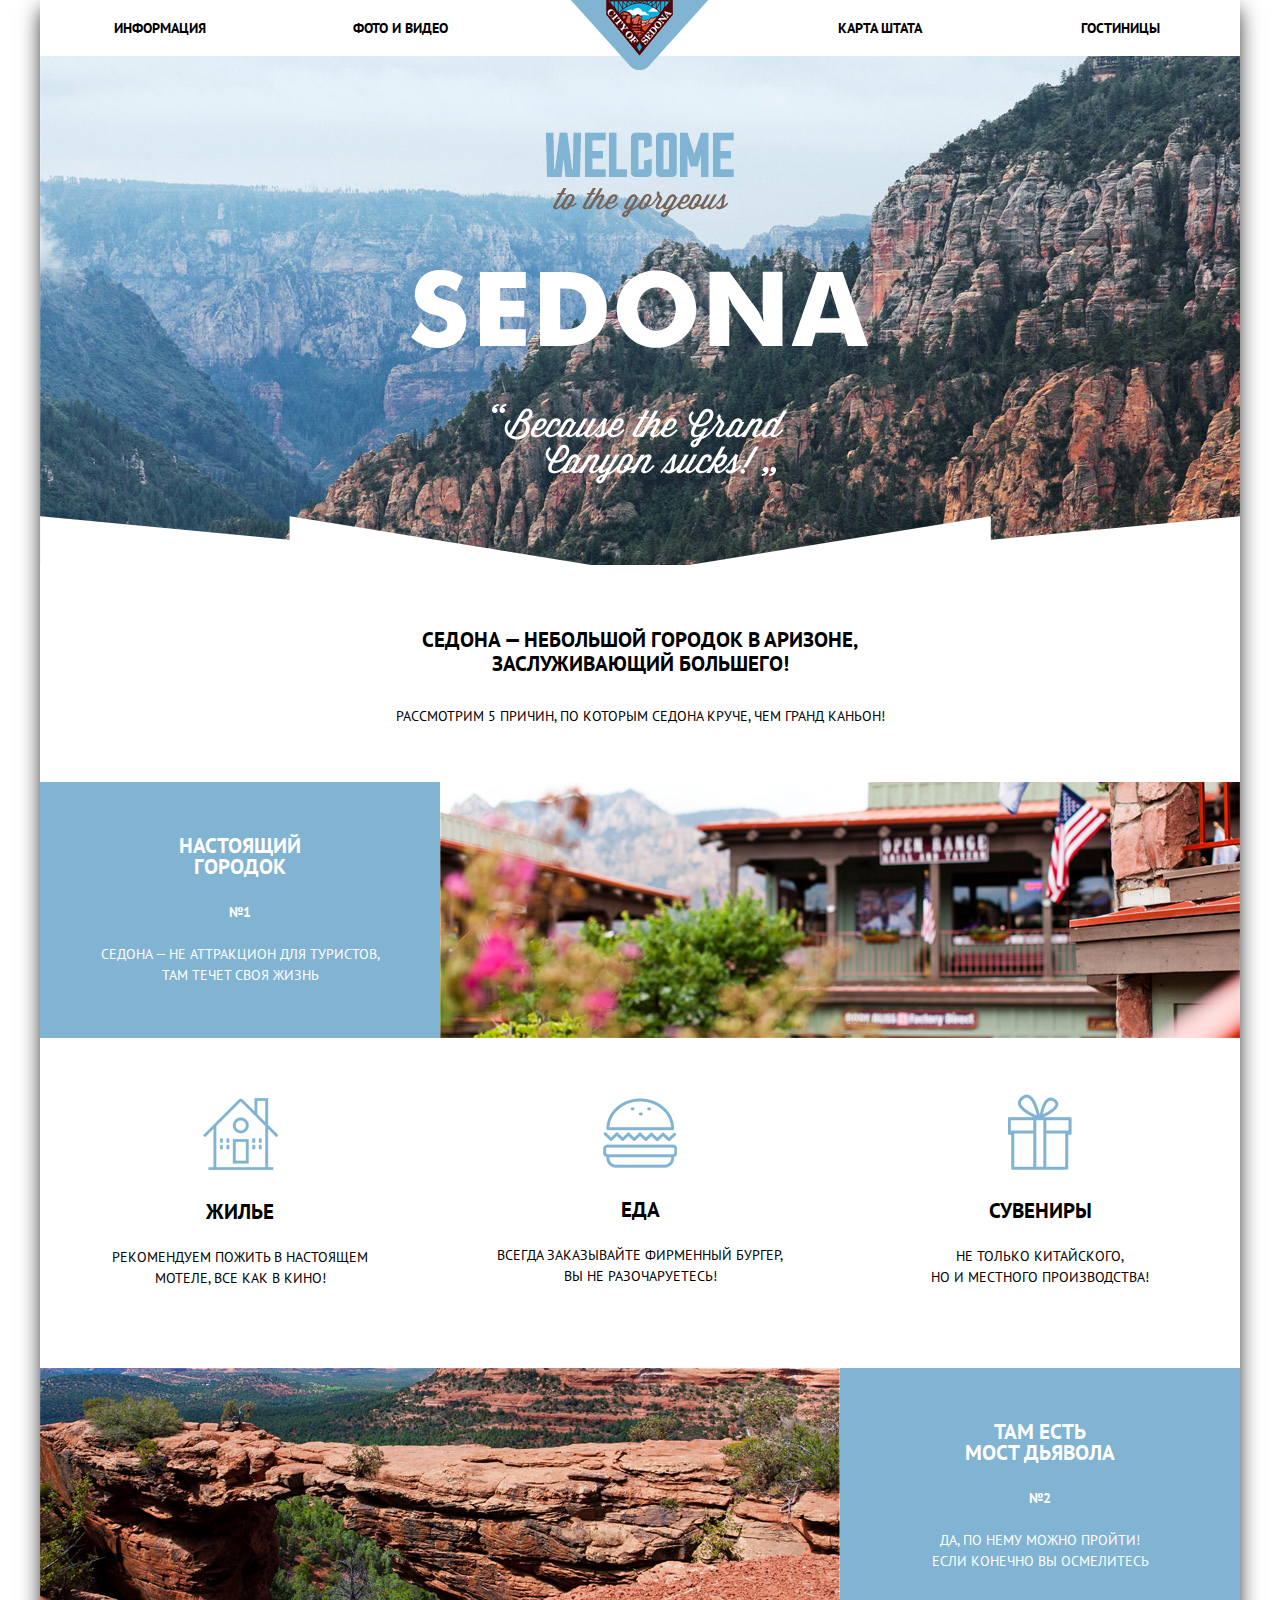
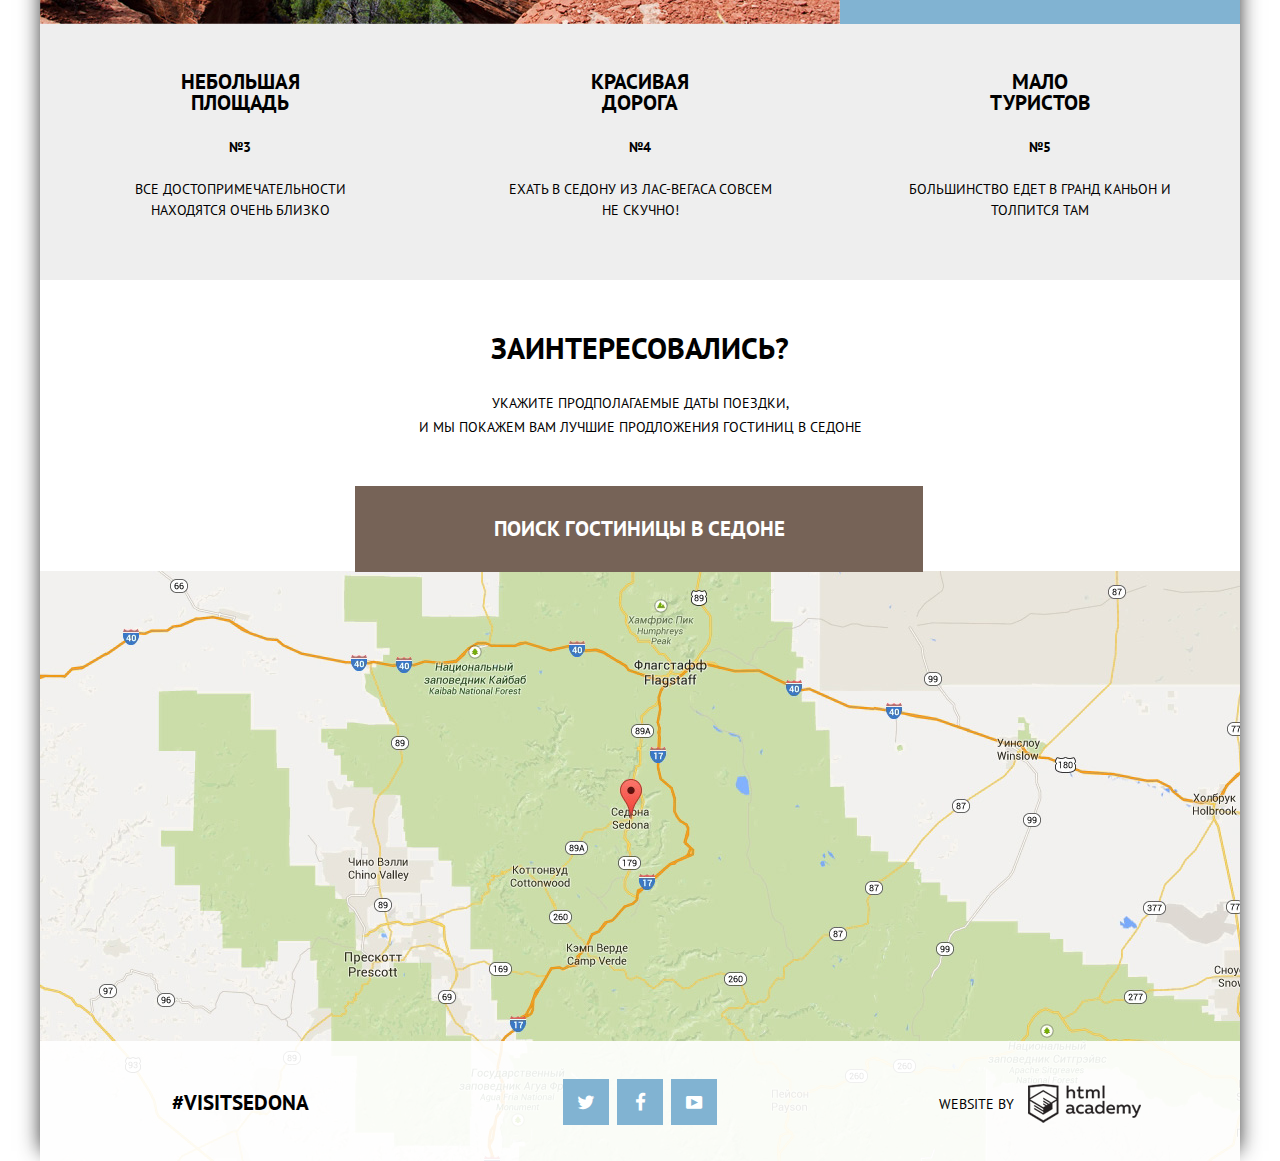
<file: index.html>
<!DOCTYPE html>
<html lang="ru">
    <head>
        <meta charset="utf-8">
        <title>HTML Academy: Седона</title>
        <link rel="stylesheet" href="css/normalize.min.css">
        <link href="https://fonts.googleapis.com/css?family=PT+Sans:400,700&subset=cyrillic,latin" rel="stylesheet" type="text/css">
        <link rel="stylesheet" href="css/style.min.css">
    </head>
    <body>
        <div class="container">

            <header class="main-header">
                <nav class="main-navigation">
                    <ul class="menu clearfix">
                        <li class="menu-item">
                            <a href="#">Информация</a>
                        </li>
                        <li class="menu-item">
                            <a href="#">Фото и видео</a>
                        </li>
                        <li class="menu-item">
                            <a href="#">Карта штата</a>
                        </li>
                        <li class="menu-item">
                            <a href="catalog.html">Гостиницы</a>
                        </li>
                    </ul>
                </nav>
                <div class="header-logo">
                    <a href="#"><img class="product-img" src="img/logo-top.png" width="138" height="70" alt="City of Sedona"></a>
                </div> 
            </header>

            <main>
                <div class="welcome-to-sedona">
                    <div class="welcome-to-sedona-caption">
                        <img src="img/Welcomesedona.png" width="458" height="352" alt="Welcome to the gargeous">
                    </div>
                </div>

                <div class="welcome-to-sedona-title">
                    <h2>Седона — небольшой городок в Аризоне,<br>заслуживающий большего!</h2>
                    <h3>Рассмотрим 5 причин, по которым Седона круче, чем Гранд Каньон!</h3>
                </div>


    
                <div class="benefits-row1 clearfix">
                    <section class="benefits-blue">
                        <h2>Настоящий<br> городок</h2>
                        <span class="benefits-number">№1</span>
                        <h3>Седона — не аттракцион для туристов,<br> там течет своя жизнь</h3>
                    </section>
                    <div class="benefits-picture">
                        <img src="img/picture-row1.jpg" width="800" height="256" alt="House">
                    </div>
                </div>
                <div class="benefits-row2 clearfix">
                    <section class="benefits-white sprite-icon-house">
                        <h2>Жилье</h2>
                        <h3>Рекомендуем пожить в настоящем<br> мотеле, все как в кино!</h3>
                    </section>
                    <section class="benefits-white sprite-icon-food">
                        <h2>Еда</h2>
                        <h3>Всегда заказывайте фирменный бургер,<br> вы не разочаруетесь!</h3>
                    </section>
                    <section class=" benefits-white sprite-souvenirs">
                        <h2>Сувениры</h2>
                        <h3>Не только китайского,<br> но и местного производства!</h3>
                    </section>
                </div>   
                <div class="benefits-row3 clearfix">
                    <div class="benefits-picture">
                        <img src="img/picture-row3.jpg" width="800" height="256" alt="bridge">
                    </div>
                    <section class="benefits-blue">
                        <h2>Там есть<br>мост дьявола</h2>
                        <span class="benefits-number">№2</span>
                        <h3>Да, по нему можно пройти!<br> Если конечно вы осмелитесь</h3>
                    </section>
                </div>
                <div class="benefits-row4 clearfix">
                    <section class="benefits-gray">
                        <h2>Небольшая<br>площадь</h2>
                        <span class="benefits-number">№3</span>
                        <h3>Все достопримечательности<br> находятся очень близко</h3>
                    </section>
                    <section class="benefits-gray">
                        <h2>Красивая<br>дорога</h2>
                        <span class="benefits-number">№4</span>
                        <h3>Ехать в Седону из Лас-Вегаса совсем<br> не скучно!</h3>
                    </section>
                    <section class="benefits-gray">
                        <h2>Мало<br>туристов</h2>
                        <span class="benefits-number">№5</span>
                        <h3>Большинство едет в Гранд Каньон и<br> толпится там</h3>
                    </section>
                </div>
            

                <div class="post-benefits">
                    <h1>Заинтересовались?</h1>
                    <h3>Укажите продполагаемые даты поездки,<br>
                        и мы покажем вам лучшие продложения гостиниц в седоне</h3>
                </div>
                <div class="map">
                    <div class="search-hotels">
                        <a id="search-hotels-button" href="search.html" class="search-hotels-title">Поиск гостиницы в Седоне</a>
                        
                        <form action="#" method="get" class="search-hotels-form">
                            <div class="form-check-in">   
                                <label for="check-in-edit">Дата заезда:</label>
                                <input id="check-in-edit" class="check-date" type="text" name="check-in">
                                <span class="icon-calendar"></span>
                            </div>

                            <div class="form-check-out">
                                <label for="check-out-edit">Дата выезда:</label>
                                <input id="check-out-edit" class="check-date" type="text" name="check-out">
                                <span class="icon-calendar"></span>
                            </div>

                            <div class="search-hotels-updown">
                                <label for="adults-edit">Взрослые:</label>
                                <div class="search-hotels-updown-edit">
                                    <button id="down-adults-btn"><span class="icon-minus"></span></button>
                                    <input id="adults-edit" type="text" size="3" name="adults" value="2">
                                    <button id="up-adults-btn"><span class="icon-plus"></span></button>
                                </div>
                            </div>

                            <div class="search-hotels-updown search-hotels-updown-children ">
                                <label for="children-edit">Дети:</label>
                                <div class="search-hotels-updown-edit">
                                    <button id="down-children-btn"><span class="icon-minus"></span></button>
                                    <input id="children-edit" type="text" size="3" name="children" value="0">
                                    <button id="up-children-btn"><span class="icon-plus"></span></button>
                                </div>
                            </div>
                            <input class="btn" type="submit" name="search" value="Найти">  
                        </form>
                    </div>  
                </div> 
            </main> 

            <footer class="main-footer clearfix main-footer-index">
                <section class="footer-visitsedona">
                    <span>#VISITSEDONA</span>
                </section>
                <section class="footer-social">
                    <a class="social-btn" href="#"><span class="icon-twitter"></span></a>
                    <a class="social-btn" href="#"><span class="icon-facebook"></span></a>
                    <a class="social-btn" href="#"><span class="icon-youtube"></span></a>
                </section>
                <section class="footer-copyright">
                    <span>Website by</span>
                    <a class="btn" href="https://htmlacademy.ru">
                    </a> 
                </section>
            </footer>
        </div>
        <script type="text/javascript" src="js/script.min.js"></script>
    </body>
</html>
</file>
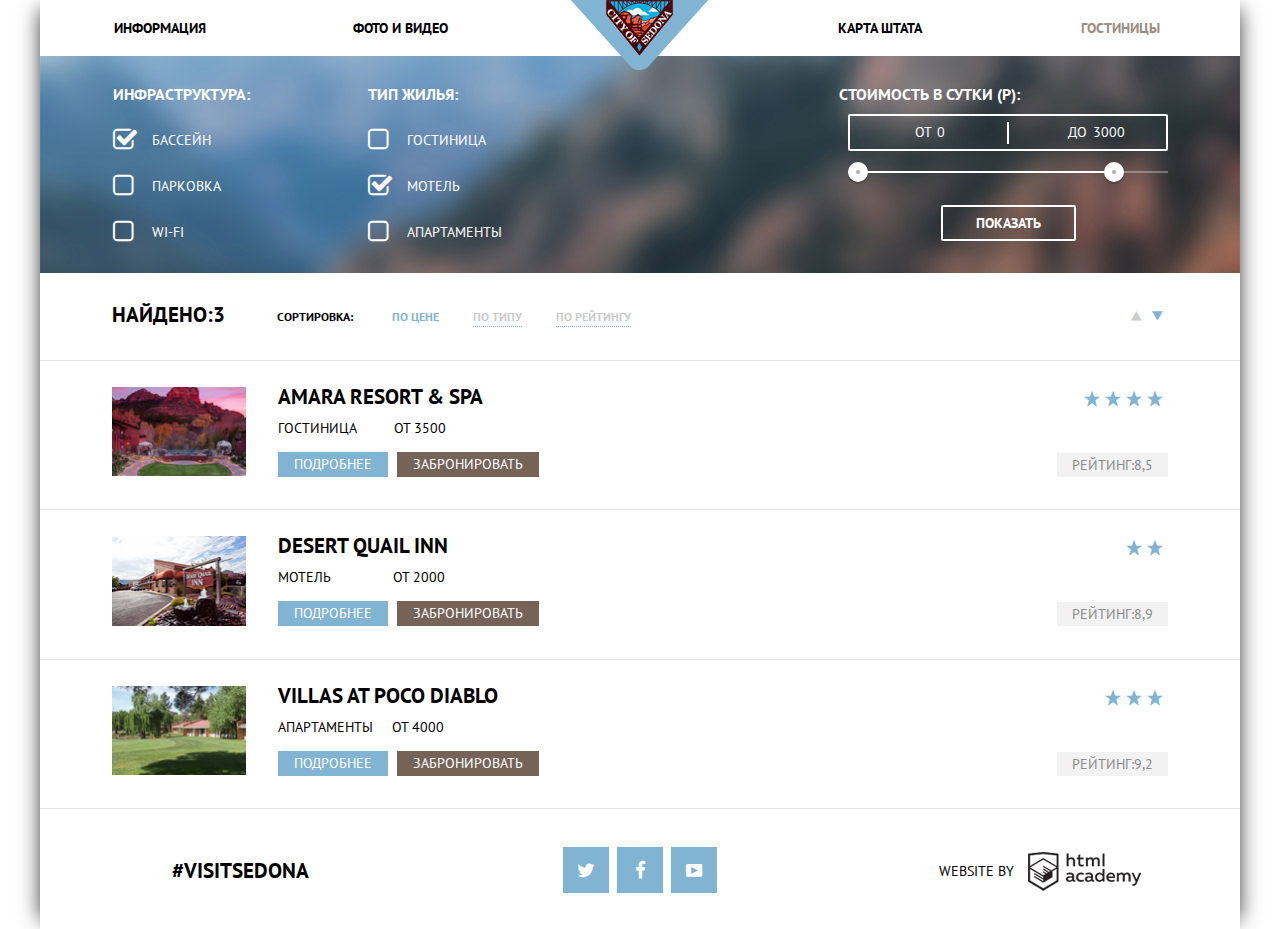
<file: catalog.html>
<!DOCTYPE html>
<html lang="ru">
    <head>
        <meta charset="utf-8">
        <title>HTML Academy: Седона</title>
        <link rel="stylesheet" href="css/normalize.min.css">
        <link href="https://fonts.googleapis.com/css?family=PT+Sans:400,700&subset=cyrillic,latin" rel="stylesheet" type="text/css">
        <link rel="stylesheet" href="css/style.min.css">
    </head>
    <body>
        <div class="container">
            <header class="main-header">
                <nav class="main-navigation">
                    <ul class="menu clearfix">
                        <li class="menu-item">
                            <a href="#">Информация</a>
                        </li>
                        <li class="menu-item">
                            <a href="#">Фото и видео</a>
                        </li>
                        <li class="menu-item">
                            <a href="#">Карта штата</a>
                        </li>
                        <li class="menu-item menu-item-active">
                            <a href="#">Гостиницы</a>
                        </li>
                    </ul>
                </nav>
                <div class="header-logo">
                    <a href="index.html"><img class="product-img" src="img/logo-top.png" width="138" height="70" alt="City of Sedona"></a>
                </div> 
            </header>

            <main>
                <div class="filters clearfix">
                    <form action="/" method="get">
                        <div class="filter-infrastructure">
                            <h2>Инфраструктура:</h2>

                            <div class="form-control">
                                <input id="pool" type="checkbox" name="infrastructure" checked>
                                <label for="pool">Бассейн</label>
                            </div>
                            <div class="form-control">
                                <input id="parking" type="checkbox" name="infrastructure">
                                <label for="parking">Парковка</label>
                            </div>
                            <div class="form-control">
                                <input id="wi-fi" type="checkbox" name="infrastructure">
                                <label for="wi-fi">Wi-Fi</label>
                            </div>
                        </div>

                        <div class="filter-property-type">
                            <h2>Тип жилья:</h2>
                            <div class="form-control">
                                <input id="hotel" type="checkbox" name="property">
                                <label for="hotel">Гостиница</label>
                            </div>
                            <div class="form-control">
                                <input id="motel" type="checkbox" name="property" checked>
                                <label for="motel">Мотель</label>
                            </div>
                            <div class="form-control">
                                <input id="apartments" type="checkbox" name="property">
                                <label for="apartments">Апартаменты</label>
                            </div>
                        </div>

                        <div class="filter-range">
                            <div class="filter-range-title">Стоимость в сутки (р):</div>
                            <div class="price-controls">
                                <label class="min-price">от <input type="text" name="min-price" value="0"></label>
                                <label class="max-price">до <input type="text" name="max-price" value="3000"></label>
                             </div>
                            <div class="range-controls">
                                <div class="scale">
                                <div class="bar"></div>
                                </div>
                                <div class="range-toggle range-toggle-min"></div>
                                <div class="range-toggle range-toggle-max"></div>
                            </div>
                            <input class="btn-transparent" type="submit" value="Показать">
                        </div>
                    </form>
                </div>
               

                <div class="sorting clearfix">
                    <h2>Найдено:3</h2>
                    <div class="sorting-type">
                        <h4>Сортировка:</h4>
                        <ul>
                            <li class="sorting-type-active"><a href="#">По цене</a></li>
                            <li><a href="#">По типу</a></li>
                            <li><a href="#">По рейтингу</a></li>
                        </ul>
                    </div>
                    <div class="sort-asc-dsc">
                        <a href="#"><span class="icon-up-dir"></span></a>
                        <a href="#"><span class="icon-down-dir sort-asc-dsc-active"></span></a>
                    </div>
                </div>

                <div class="search-result clearfix">
                    <div class="search-result-item">
                        <div class="search-result-img">
                            <img src="img/hotel1.jpg" width="135" height="90" alt="hotel">
                        </div>
                        <div class="description">
                            <a href="#"><h2>Amara resort &#38; SPA</h2></a>
                            <span class="description-span-item1">Гостиница</span>
                            <span>от 3500</span>
                            <div class="discription-button">
                                <a href="#" class="blue">Подробнее</a>
                                <a href="#" class="brown">Забронировать</a>
                            </div>
                        </div>
                        <div class="rating">
                            <div class="rating-star">
                                <span class="icon-star"></span>
                                <span class="icon-star"></span>
                                <span class="icon-star"></span>
                                <span class="icon-star"></span>
                            </div>
                            <span class="rating-score">Рейтинг:8,5</span>
                        </div>
                    </div>
                    <div class="search-result-item">
                        <div class="search-result-img">
                            <img src="img/hotel2.jpg" width="135" height="90" alt="hotel">
                        </div>
                        <div class="description">
                            <a href="#"><h2>Desert Quail Inn</h2></a>
                            <span class="description-span-item2">Мотель</span>
                            <span>от 2000</span>
                            <div class="discription-button">
                                <a href="#" class="blue">Подробнее</a>
                                <a href="#" class="brown">Забронировать</a>
                            </div>
                        </div>
                        <div class="rating">
                            <div class="rating-star">
                                <span class="icon-star"></span>
                                <span class="icon-star"></span>
                            </div>
                            <span class="rating-score">Рейтинг:8,9</span>
                        </div>
                    </div>
                    <div class="search-result-item">
                        <div class="search-result-img">
                            <img src="img/hotel3.jpg" width="135" height="90" alt="hotel">
                        </div>
                        <div class="description">
                            <a href="#"><h2>Villas at Poco Diablo</h2></a>
                            <span class="description-span-item3">Апартаменты</span>
                            <span>от 4000</span>
                            <div class="discription-button">
                                <a href="#" class="blue">Подробнее</a>
                                <a href="#" class="brown">Забронировать</a>
                            </div>
                        </div>
                        <div class="rating">
                            <div class="rating-star">
                                <span class="icon-star"></span>
                                <span class="icon-star"></span>
                                <span class="icon-star"></span>
                            </div>
                            <span class="rating-score">Рейтинг:9,2</span>
                        </div>
                    </div>
                </div> 
            </main>


            <footer class="main-footer clearfix">
                <section class="footer-visitsedona">
                    <span>#VISITSEDONA</span>
                </section>
                <section class="footer-social">
                    <a class="social-btn" href="#"><span class="icon-twitter"></span></a>
                    <a class="social-btn" href="#"><span class="icon-facebook"></span></a>
                    <a class="social-btn" href="#"><span class="icon-youtube"></span></a>
                </section>
                <section class="footer-copyright">
                    <span>Website by</span>
                    <a class="btn" href="https://htmlacademy.ru">
                    </a> 
                </section>
            </footer>
        </div>
  </body>
</html>
</file>
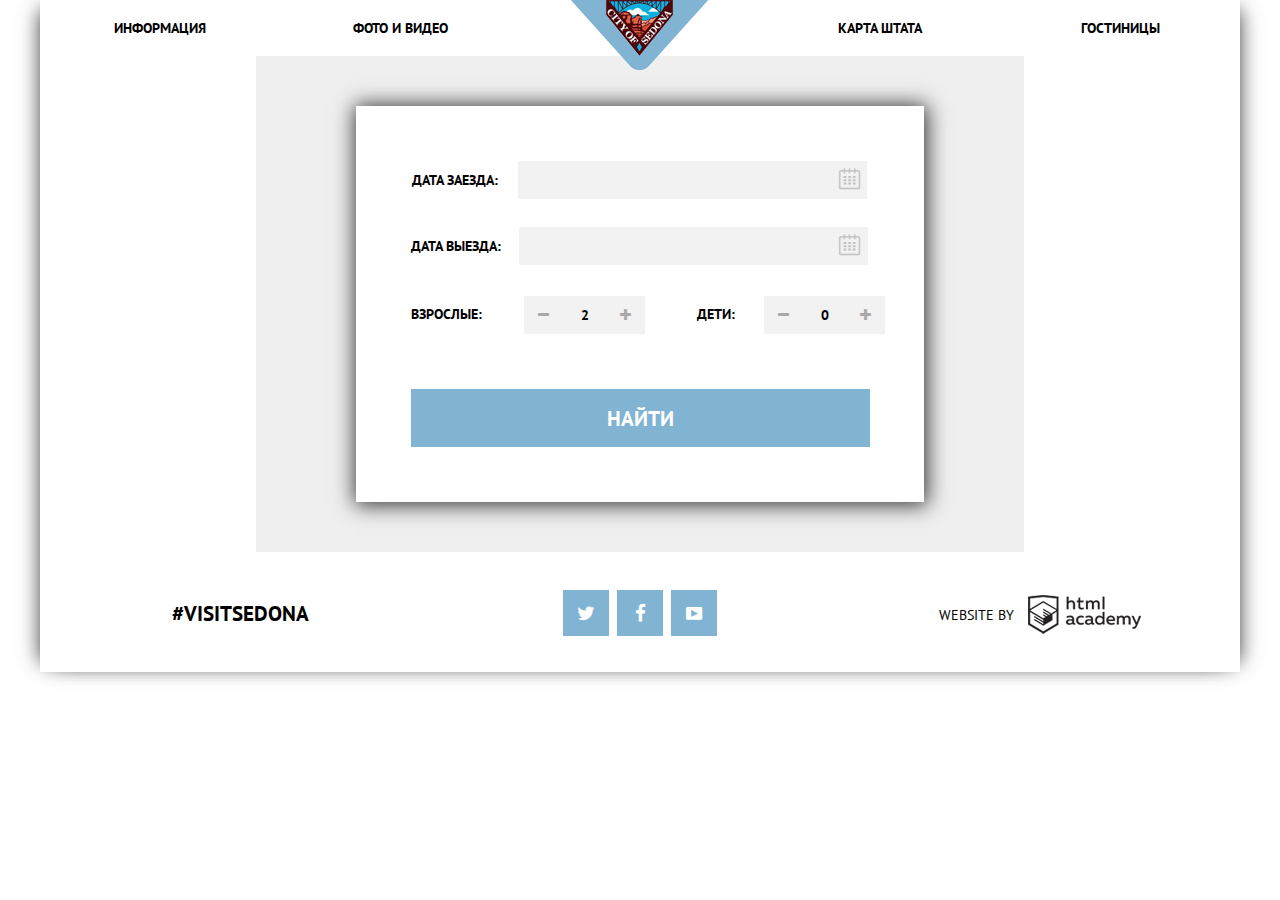
<file: search.html>
<!DOCTYPE html>
<html lang="ru">
    <head>
        <meta charset="utf-8">
        <title>HTML Academy: Седона</title>
        <link rel="stylesheet" href="css/normalize.min.css">
        <link href="https://fonts.googleapis.com/css?family=PT+Sans:400,700&subset=cyrillic,latin" rel="stylesheet" type="text/css">
        <link rel="stylesheet" href="css/style.min.css">
    </head>
    <body>
        <div class="container">

            <header class="main-header">
                <nav class="main-navigation">
                    <ul class="menu clearfix">
                        <li class="menu-item">
                            <a href="#">Информация</a>
                        </li>
                        <li class="menu-item">
                            <a href="#">Фото и видео</a>
                        </li>
                        <li class="menu-item">
                            <a href="#">Карта штата</a>
                        </li>
                        <li class="menu-item">
                            <a href="catalog.html">Гостиницы</a>
                        </li>
                    </ul>
                </nav>
                <div class="header-logo">
                    <a href="#"><img class="product-img" src="img/logo-top.png" width="138" height="70" alt="City of Sedona"></a>
                </div> 
            </header>

            <main>
                <div class="search-hotels-view">
                    
                    <form action="#" method="get" class="search-hotels-form">
                        <div class="form-check-in">   
                            <label for="check-in-edit">Дата заезда:</label>
                            <input id="check-in-edit" class="check-date" type="text" name="check-in">
                            <span class="icon-calendar"></span>
                        </div>

                        <div class="form-check-out">
                            <label for="check-out-edit">Дата выезда:</label>
                            <input id="check-out-edit" class="check-date" type="text" name="check-out">
                            <span class="icon-calendar"></span>
                        </div>

                        <div class="search-hotels-updown">
                            <label for="adults-edit">Взрослые:</label>
                            <div class="search-hotels-updown-edit">
                                <button id="down-adults-btn"><span class="icon-minus"></span></button>
                                <input id="adults-edit" type="text" size="3" name="adults" value="2">
                                <button id="up-adults-btn"><span class="icon-plus"></span></button>
                            </div>
                        </div>

                        <div class="search-hotels-updown search-hotels-updown-children ">
                            <label for="children-edit">Дети:</label>
                            <div class="search-hotels-updown-edit">
                                <button id="down-children-btn"><span class="icon-minus"></span></button>
                                <input id="children-edit" type="text" size="3" name="children" value="0">
                                <button id="up-children-btn"><span class="icon-plus"></span></button>
                            </div>
                        </div>
                        <input class="btn" type="submit" name="search" value="Найти">  
                    </form>
                </div>
            </main>

            <footer class="main-footer clearfix">
                <section class="footer-visitsedona">
                    <span>#VISITSEDONA</span>
                </section>
                <section class="footer-social">
                    <a class="social-btn" href="#"><span class="icon-twitter"></span></a>
                    <a class="social-btn" href="#"><span class="icon-facebook"></span></a>
                    <a class="social-btn" href="#"><span class="icon-youtube"></span></a>
                </section>
                <section class="footer-copyright">
                    <span>Website by</span>
                    <a class="btn" href="https://htmlacademy.ru">
                    </a> 
                </section>
            </footer>
        </div>
    </body>
</html>
</file>
<file: css/style.min.css>
h2,h3{line-height:21px}body{font-style:normal;font-size:14px;line-height:24px;font-family:"PT Sans",Arial,Helvetica,sans-serif;color:#000;font-weight:700;text-transform:uppercase;margin-top:0;background-color:#fff}@font-face{font-weight:400;font-style:normal;font-family:symbols-sedona;src:url(../fonts/symbols-sedona.woff) format("woff"),url(../fonts/symbols-sedona.woff2) format("woff2")}[class*=" icon-"]::before,[class^=icon-]::before{display:inline-block;width:1em;margin-right:.2em;margin-left:.2em;font-weight:400;line-height:1em;font-family:symbols-sedona;text-align:center;text-transform:none;text-decoration:inherit;font-style:normal;font-variant:normal;speak:none}.btn-transparent,.check-date,.discription-button a,.filter-range,.search-hotels-form .btn,.search-hotels-title{text-transform:uppercase}.description a,.menu-item a,.search-hotels-title,.social-btn,.sorting-type a{text-decoration:none}.icon-facebook::before{content:"\66"}.icon-twitter::before{content:"\74"}.icon-up-dir::before{content:"\25b2"}.icon-down-dir::before{content:"\25bc"}.icon-star::before{content:"\2605"}.icon-check-off::before{content:"\2610"}.icon-check-on::before{content:"\2611"}.icon-calendar::before{content:"\e800"}.icon-plus::before{content:"\e801"}.icon-minus::before{content:"\e802"}.icon-youtube::before{content:"\f39e"}.benefits-white::before,.clearfix::after,.welcome-to-sedona::after{content:""}h1{font-size:30px}h2{font-size:21px}h3{font-weight:400;font-size:14px}.post-benefits h3,.welcome-to-sedona-title h2{line-height:24px}.clearfix::after{display:table;clear:both}.container{width:1200px;position:relative;padding:0;margin:0 auto;box-shadow:-9px 0 20px -10px #333,9px 0 20px -10px #333}.main-header{background-color:#FFF;color:#000;height:56px;margin-bottom:0;position:relative}.main-navigation .menu{list-style:none;margin:0;padding:0}.menu-item{float:left;width:20%;text-align:center}.menu-item:nth-child(2){margin-right:20%}.menu-item a{padding:16px 0;color:#000;display:block}.menu-item a:hover{color:#81b3d2}.menu-item a:active{color:#b2b2b2}.menu-item-active a{color:#9b8d84}.menu-item-active a:hover{color:#604e43}.menu-item-active a:active{color:#d6d0cc}.header-logo{position:absolute;width:138px;top:0;left:50%;margin-left:-69px}.welcome-to-sedona{height:508px;background-color:#E4F1F9;background-image:url(../img/background.jpg);background-repeat:no-repeat;padding-top:1px}.welcome-to-sedona::after{width:100%;height:57px;display:block;background-image:url(../img/Shape.png)}.welcome-to-sedona-caption{display:block;width:458px;margin:75px auto 25px}.welcome-to-sedona-title{padding-top:46px;text-align:center}.welcome-to-sedona-title h3{margin-top:30px;margin-bottom:55px}.benefits-blue{background-color:#81b3d2;color:#fff;width:400px;height:256px;float:left;text-align:center;vertical-align:middle}.benefits-blue h2{margin-top:53px;margin-bottom:23px}.benefits-blue h3{margin-top:20px}.benefits-picture{width:800px;height:256px;float:left}.benefits-white{width:400px;height:330px;float:left;text-align:center}.benefits-white::before{width:76px;height:76px;display:block;background-image:url(../img/spritesheet.png);background-repeat:no-repeat;margin:60px auto 31px}.sprite-icon-food::before{width:74px;height:70px;background-position:-5px -152px}.sprite-icon-house::before{width:75px;height:72px;background-position:-5px -232px}.sprite-souvenirs::before{margin-top:56px;margin-bottom:30px;width:64px;height:76px;background-position:-5px -314px}.benefits-white h2{margin-bottom:25px}.benefits-gray{width:400px;height:256px;float:left;text-align:center;background-color:#eee}.search-hotels,.search-hotels-view{width:568px;margin-left:auto;margin-right:auto}.benefits-gray h2{margin-top:47px;margin-bottom:22px}.benefits-gray h3{margin-top:20px}.post-benefits{height:235px;text-align:center}.post-benefits h1{margin-top:56px;margin-bottom:31px}.search-hotels{position:absolute;top:-85px;left:315px;height:481px}.form-check-in,.form-check-out,.map{position:relative}.search-hotels-view{padding:50px 100px;background-color:#efefef}.search-hotels-view .search-hotels-form{display:block}.search-hotels-title{display:block;padding:30px 0;font-size:21px;color:#fff;text-align:center;width:100%;outline:0;border:0;background-color:#766357;line-height:26px}.search-hotels-form{width:100%;height:396px;display:none;background:#fff;box-shadow:1px 1px 20px 2px #333}.search-hotels .show{display:block}.map{background-color:#F2F1EF;background-image:url(../img/map.jpg);height:590px}.search-hotels-form .btn{font-size:21px;color:#fff;text-align:center;width:459px;height:58px;background-color:#81b3d2;margin-top:55px;margin-left:55px;border:0;outline:0}.search-hotels-form .btn:hover{background-color:#669ec0}.search-hotels-form .btn:active{color:rgba(255,255,255,.3);background-color:#5496bd}.form-check-in{padding-top:55px;margin-left:56px}.form-check-out{margin-top:28px;margin-left:55px}.check-date{width:296px;height:32px;background-color:#f2f2f2;border:2px solid #f2f2f2;margin-left:16px;padding-left:14px;padding-right:35px}#check-out-edit{margin-left:14px}.check-date:hover{background-color:#ebebeb}.check-date:focus{background-color:#fff;border:2px solid #e5e5e5;outline:0}.search-hotels-updown{display:inline-block;vertical-align:middle;margin-top:31px;margin-left:55px}.search-hotels-updown-edit{display:inline-block;vertical-align:middle;padding:6px 4px;background-color:#f2f2f2;margin-left:38px}.search-hotels-updown-children{margin-left:48px}.search-hotels-updown-children .search-hotels-updown-edit{margin-left:25px}.search-hotels-updown-edit button,.search-hotels-updown-edit input{border:none;background-color:#f2f2f2;text-align:center}.form-check-in .icon-calendar,.form-check-out .icon-calendar{font-size:21px;color:#c2c2c2;position:absolute;line-height:36px;right:60px;cursor:pointer}.icon-calendar:hover,.icon-minus:hover,.icon-plus:hover{color:#000}.icon-calendar:active,.icon-minus:active,.icon-plus:active{color:#81b3d2}.search-hotels-updown-edit button{cursor:pointer;outline:0}.search-hotels-updown-edit span{font-size:14px;color:#a9a9a9}.main-footer-index{background-color:rgba(255,255,255,.9);position:absolute;bottom:0}.main-footer{width:1200px;padding:33px 0;height:54px}.footer-social,.footer-visitsedona{width:400px;float:left;text-align:center}.footer-visitsedona{display:block;margin-top:17px;font-size:21px}.footer-social{margin-top:5px}.social-btn{display:inline-block;width:46px;height:46px;margin:0 2px;font-size:0;vertical-align:top;background:#81b3d2;color:#fff;text-align:center;outline:0}.social-btn:hover{background-color:#669ec0}.social-btn:active{color:rgba(255,255,255,.3);background-color:#5496bd}.social-btn span{font-size:19px;line-height:46px}.footer-copyright{float:left;width:400px;min-height:50px;text-align:center;margin-top:10px}.footer-copyright span{vertical-align:middle;margin-right:10px;font-weight:400}.footer-copyright a.btn{width:113px;height:39px;vertical-align:middle;background:url(../img/spritesheet.png) -5px -5px no-repeat;display:inline-block}.footer-copyright a.btn:hover{background-position:-5px -54px}.footer-copyright a.btn:active{background-position:-5px -103px}.filters{background-color:#809EC0;background-image:url(../img/filter-background1.jpg);background-repeat:no-repeat;color:#fff;min-height:217px}.filters h2{font-size:16px;margin-top:28px}.form-control input[type=checkbox]{display:none}.form-control input[type=checkbox]+label{display:block;margin:25px 0;line-height:21px;padding-left:39px;position:relative;cursor:pointer;font-weight:400}.form-control input[type=checkbox]+label::before{content:"\2610";font-family:symbols-sedona;font-size:26px;position:absolute;top:0;left:0}.form-control input[type=checkbox]:checked+label::before{content:"\2611"}.filter-infrastructure{width:240px;margin-left:73px;float:left;margin-right:15px}.filter-property-type{width:275px;float:left;margin-right:197px}.filter-range{width:320px;margin-right:72px;margin-top:28px;float:right;color:#fff}.filter-range-title{margin-bottom:9px;margin-left:-9px;font-weight:600;font-size:16px;line-height:21px}.price-controls{position:relative;height:33px;margin-bottom:20px;font-size:0;border:2px solid #fff;border-radius:2px}.price-controls::after{content:"";position:absolute;top:50%;left:50%;width:2px;height:22px;background:#fff;transform:translate(-50%,-50%)}.price-controls label{display:inline-block;font-weight:400;font-size:14px;line-height:30px;vertical-align:top;cursor:pointer}.price-controls .max-price,.price-controls .min-price{width:88px;padding-left:65px}.price-controls input{width:50px;margin:0;color:inherit;font:inherit;background:0 0;border:none;outline:0}.range-controls{position:relative;margin-bottom:32px}.range-controls .scale{height:2px;background:rgba(255,255,255,.3)}.range-controls .bar{width:80%;height:2px;background:#fff}.range-toggle{position:absolute;top:-9px;width:4px;height:4px;background:#ababab;border:8px solid #fff;border-radius:50%;box-shadow:0 2px 1px 0 rgba(0,1,1,.2);cursor:pointer}.range-toggle:hover{background:#1c4f80}.range-toggle-min{left:0}.range-toggle-max{left:80%}.btn-transparent{display:block;margin:0 auto;padding:6px 33px;font-size:14px;line-height:20px;color:#fff;background:0 0;border:2px solid #fff;border-radius:2px;outline:0;cursor:pointer}.btn-transparent:hover{color:#000;background:#fff}.sorting{width:1062px;padding:31px 66px 31px 72px;vertical-align:middle;border-bottom:1px solid #e5e5e5}.sorting h2{margin:0 45px 0 0;width:120px;float:left}.sorting-type{width:680px;float:left}.sorting-type h4{font-size:12px;display:inline;margin-right:35px}.sorting-type ul{display:inline;margin:0;padding:0;list-style:none}.sorting-type li{display:inline-block;vertical-align:baseline;font-size:12px;line-height:18px;text-align:center}.sorting-type a{display:block;margin-right:30px;color:#cbcbcb;border-bottom:1px dotted #81b3d2}.sorting-type a:hover{color:#81b3d2}.sorting-type a:active{color:#000;border:none}.sorting-type-active a{color:#81b3d2;border:none}.sort-asc-dsc{float:right;width:200px;margin:0;font-size:23px;text-align:right}.sort-asc-dsc a{color:#ccc}.sort-asc-dsc a:hover{color:#000}.sort-asc-dsc .sort-asc-dsc-active,.sort-asc-dsc a:active{color:#81b3d2}.sort-asc-dsc .icon-down-dir{margin-left:-17px}.search-result-item{position:relative;padding:26px 72px;border-bottom:1px solid #e5e5e5}.search-result-item .search-result-img{display:inline-block;vertical-align:middle;width:134px;margin-right:28px}.search-result-item .description{display:inline-block;vertical-align:top;position:relative;height:90px;min-width:563px}.description h2{font-size:21px;line-height:1em;font-weight:700;margin-top:-1px;margin-bottom:9px}.description span,.discription-button a{font-size:14px;font-weight:400}.description a{color:#000}.description a:hover{color:#81b3d2}.description a:active{color:#c2c2c2}.description-span-item1{margin-right:33px}.description-span-item2{margin-right:58px}.description-span-item3{margin-right:15px}.discription-button{position:absolute;bottom:0}.discription-button a{display:inline-block;text-decoration:none;padding:2px 16px;line-height:21px;font-family:"PT Sans",Arial,sans-serif;color:#fff;border:none;outline:0;cursor:pointer;margin-right:5px}.discription-button .blue{background-color:#81b3d2}.discription-button .blue:hover{color:#fff;background-color:#669ec0}.discription-button .blue:active{color:rgba(255,255,255,.3);background-color:#5496bd}.discription-button .brown{background-color:#766357}.discription-button .brown:hover{color:#fff;background-color:#604e43}.discription-button .brown:active{color:rgba(255,255,255,.3);background-color:#503e33}.search-result-item .rating{vertical-align:top;width:323px;display:inline-block;text-align:right}.search-result-item .rating-star{color:#81b3d2;margin-bottom:41px}.search-result-item .icon-star{font-size:18px;margin-left:-8px}.search-result-item .rating-score{background-color:#f2f2f2;color:#8b8b8b;font-size:14px;font-weight:400;line-height:21px;padding:3px 15px}
</file>
